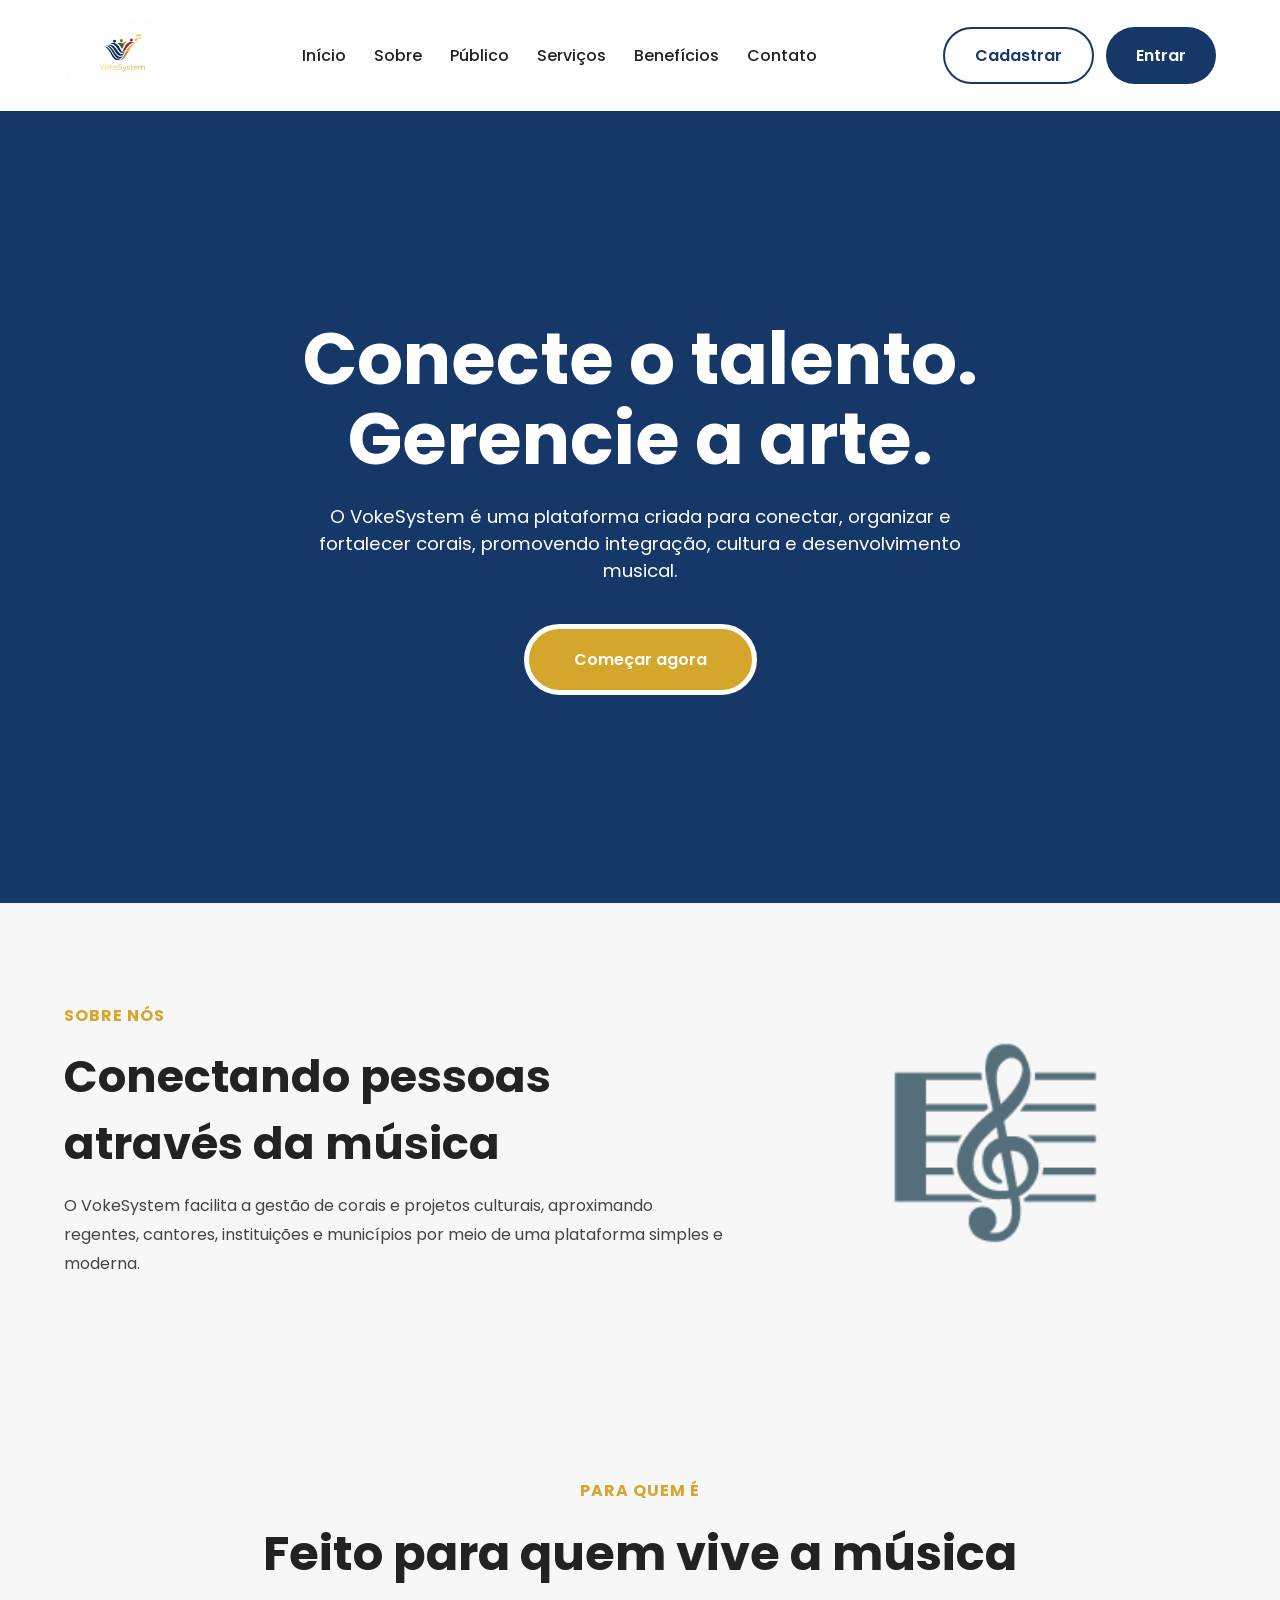
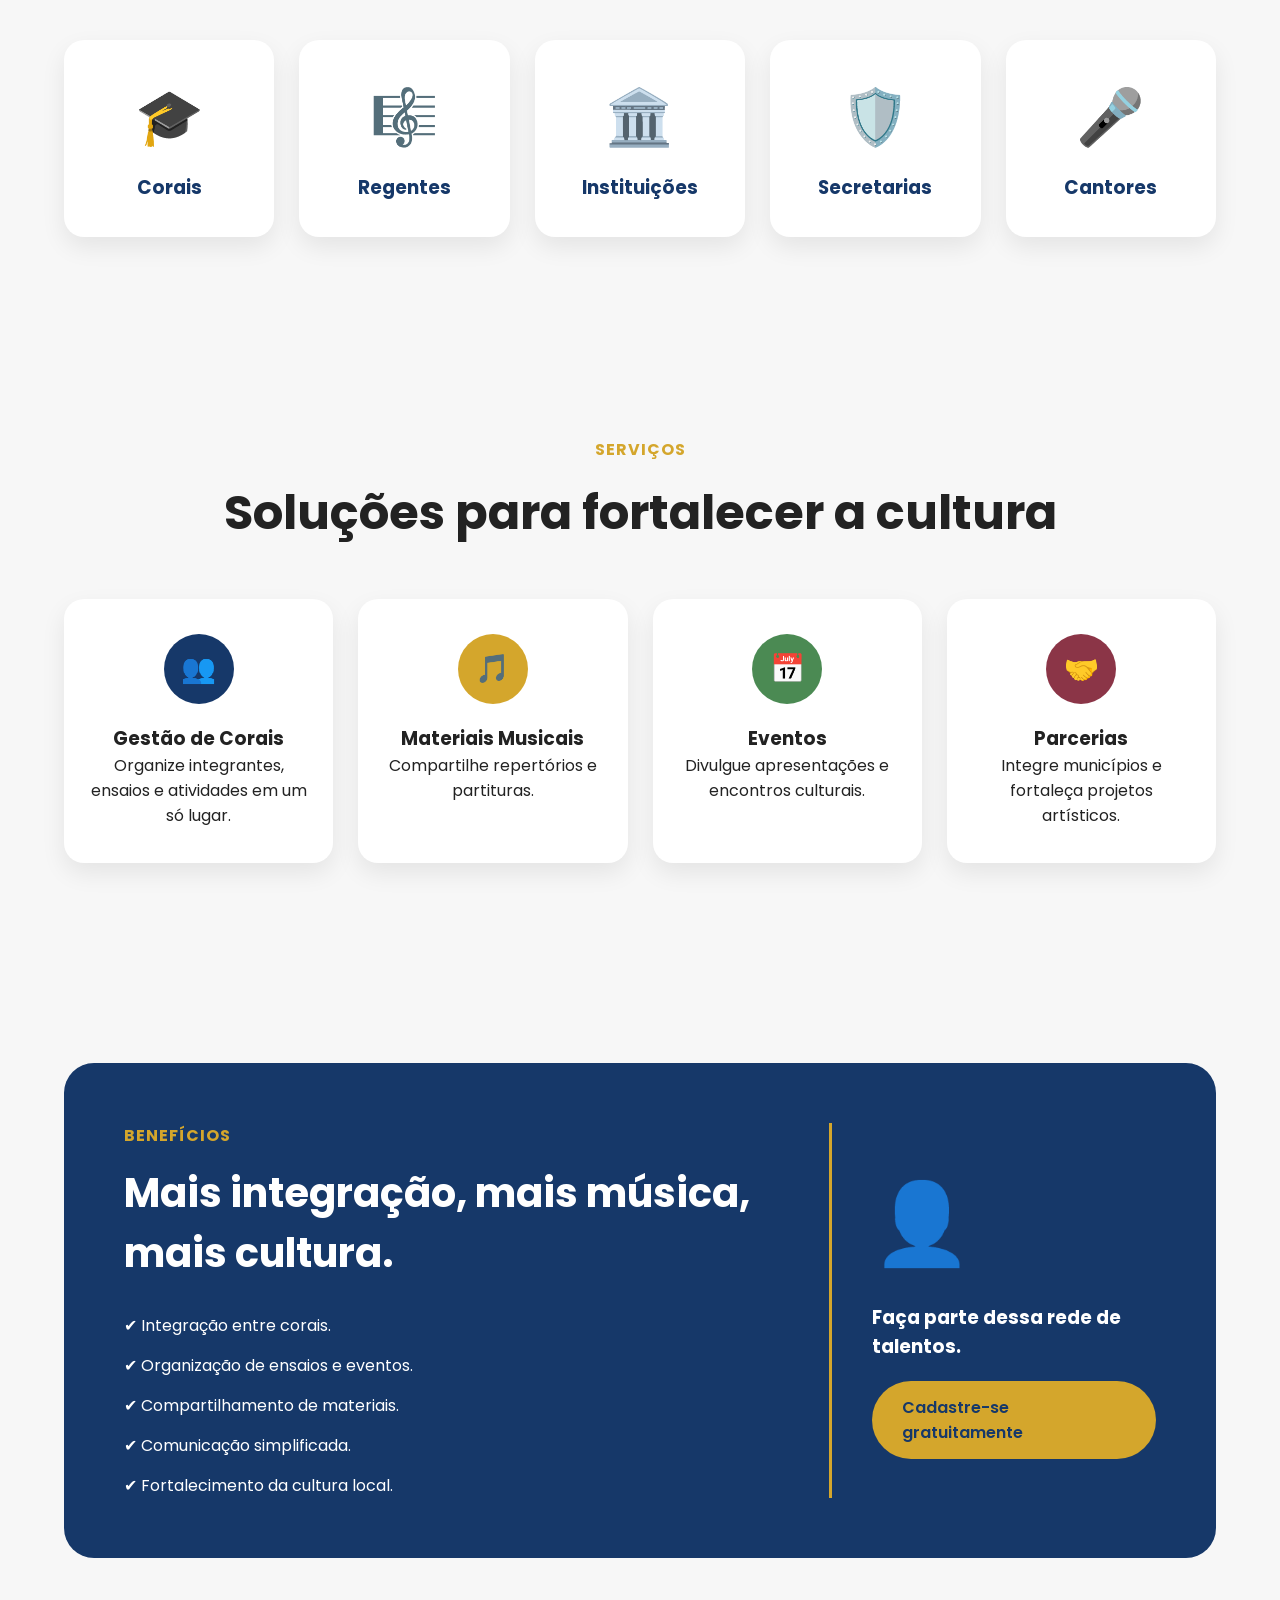
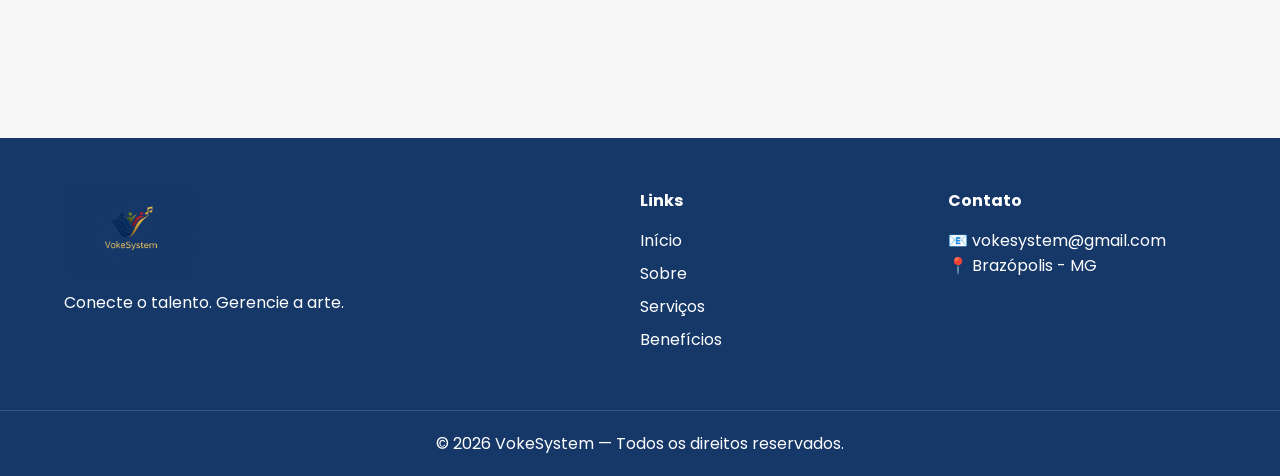
<file: index.html>
<!DOCTYPE html>
<html lang="pt-BR">
<head>
    <meta charset="UTF-8">
    <meta name="viewport" content="width=device-width, initial-scale=1.0">
    <title>VokeSystem</title>

    <link rel="preconnect" href="https://fonts.googleapis.com">
    <link rel="preconnect" href="https://fonts.gstatic.com" crossorigin>
    <link href="https://fonts.googleapis.com/css2?family=Poppins:wght@300;400;500;600;700;800&display=swap" rel="stylesheet">

    <link rel="stylesheet" href="style.css">
</head>
<body>

    <button id="topButton" onclick="voltarAoTopo()">↑</button>

    <header id="header">
        <div class="container nav-container">

            <a href="index.html">
                <img src="logo.png" alt="VokeSystem" class="logo">
            </a>

            <nav>
                <a href="#inicio">Início</a>
                <a href="#sobre">Sobre</a>
                <a href="#publico">Público</a>
                <a href="#servicos">Serviços</a>
                <a href="#beneficios">Benefícios</a>
                <a href="#contato">Contato</a>
            </nav>

            <div class="header-buttons">
                <a href="cadastro.html" class="btn btn-outline">Cadastrar</a>
                <a href="login.html" class="btn btn-fill">Entrar</a>
            </div>

        </div>
    </header>

    <main>

        <!-- HERO -->
        <section id="inicio" class="hero">
            <div class="container hero-content reveal">
                <h1>Conecte o talento.<br>Gerencie a arte.</h1>

                <p>
                    O VokeSystem é uma plataforma criada para conectar,
                    organizar e fortalecer corais, promovendo integração, cultura e desenvolvimento musical.
                </p>

                <a href="cadastro.html" class="btn hero-btn">
                    Começar agora
                </a>
            </div>
        </section>

        <!-- SOBRE -->
        <section id="sobre" class="section reveal">
            <div class="container about">

                <div class="text">
                    <span class="section-tag">SOBRE NÓS</span>

                    <h2>Conectando pessoas através da música</h2>

                    <p>
                        O VokeSystem facilita a gestão de corais e projetos culturais,
                        aproximando regentes, cantores, instituições e municípios
                        por meio de uma plataforma simples e moderna.
                    </p>
                </div>

                <div class="illustration">
                    🎼
                </div>

            </div>
        </section>

        <!-- PÚBLICO -->
        <section id="publico" class="section center reveal">
            <div class="container">

                <span class="section-tag">PARA QUEM É</span>

                <h2 class="section-title">
                    Feito para quem vive a música
                </h2>

                <div class="grid cards-5">

                    <article class="card">
                        <span>🎓</span>
                        <h3>Corais</h3>
                    </article>

                    <article class="card">
                        <span>🎼</span>
                        <h3>Regentes</h3>
                    </article>

                    <article class="card">
                        <span>🏛️</span>
                        <h3>Instituições</h3>
                    </article>

                    <article class="card">
                        <span>🛡️</span>
                        <h3>Secretarias</h3>
                    </article>

                    <article class="card">
                        <span>🎤</span>
                        <h3>Cantores</h3>
                    </article>

                </div>

            </div>
        </section>

        <!-- SERVIÇOS -->
        <section id="servicos" class="section center reveal">

            <div class="container">

                <span class="section-tag">SERVIÇOS</span>

                <h2 class="section-title">
                    Soluções para fortalecer a cultura
                </h2>

                <div class="grid services">

                    <article class="service-card">
                        <div class="icon azul">👥</div>
                        <h3>Gestão de Corais</h3>
                        <p>Organize integrantes, ensaios e atividades em um só lugar.</p>
                    </article>

                    <article class="service-card">
                        <div class="icon dourado">🎵</div>
                        <h3>Materiais Musicais</h3>
                        <p>Compartilhe repertórios e partituras.</p>
                    </article>

                    <article class="service-card">
                        <div class="icon verde">📅</div>
                        <h3>Eventos</h3>
                        <p>Divulgue apresentações e encontros culturais.</p>
                    </article>

                    <article class="service-card">
                        <div class="icon vinho">🤝</div>
                        <h3>Parcerias</h3>
                        <p>Integre municípios e fortaleça projetos artísticos.</p>
                    </article>

                </div>

            </div>

        </section>

        <!-- BENEFÍCIOS -->
        <section id="beneficios" class="section reveal">
            <div class="container benefits">

                <div class="benefits-text">

                    <span class="section-tag">BENEFÍCIOS</span>

                    <h2>Mais integração, mais música, mais cultura.</h2>

                    <ul>
                        <li>✔ Integração entre corais.</li>
                        <li>✔ Organização de ensaios e eventos.</li>
                        <li>✔ Compartilhamento de materiais.</li>
                        <li>✔ Comunicação simplificada.</li>
                        <li>✔ Fortalecimento da cultura local.</li>
                    </ul>

                </div>

                <div class="benefits-box">
                    <div class="user-icon">👤</div>

                    <h3>Faça parte dessa rede de talentos.</h3>

                    <a href="cadastro.html" class="btn benefit-btn">
                        Cadastre-se gratuitamente
                    </a>
                </div>

            </div>
        </section>

    </main>

    <footer id="contato">

        <div class="container footer-content">

            <div>
                <img src="logo.png" alt="Logo" class="footer-logo">
                <p>Conecte o talento. Gerencie a arte.</p>
            </div>

            <div>
                <h4>Links</h4>
                <a href="#inicio">Início</a>
                <a href="#sobre">Sobre</a>
                <a href="#servicos">Serviços</a>
                <a href="#beneficios">Benefícios</a>
            </div>

            <div>
                <h4>Contato</h4>
                <p>📧 vokesystem@gmail.com</p>
                <p>📍 Brazópolis - MG</p>
            </div>

        </div>

        <div class="copyright">
            © 2026 VokeSystem — Todos os direitos reservados.
        </div>

    </footer>

    <script>
        const reveals = document.querySelectorAll(".reveal");

        const observer = new IntersectionObserver((entries)=>{
            entries.forEach(entry=>{
                if(entry.isIntersecting){
                    entry.target.classList.add("active");
                }
            });
        },{threshold:0.15});

        reveals.forEach(item=>observer.observe(item));

        const header = document.getElementById("header");
        const topButton = document.getElementById("topButton");

        window.addEventListener("scroll",()=>{

            if(window.scrollY > 50){
                header.classList.add("scrolled");
            }else{
                header.classList.remove("scrolled");
            }

            if(window.scrollY > 400){
                topButton.classList.add("show");
            }else{
                topButton.classList.remove("show");
            }

        });

        function voltarAoTopo(){
            window.scrollTo({
                top:0,
                behavior:"smooth"
            });
        }
    </script>

</body>
</html>
</file>
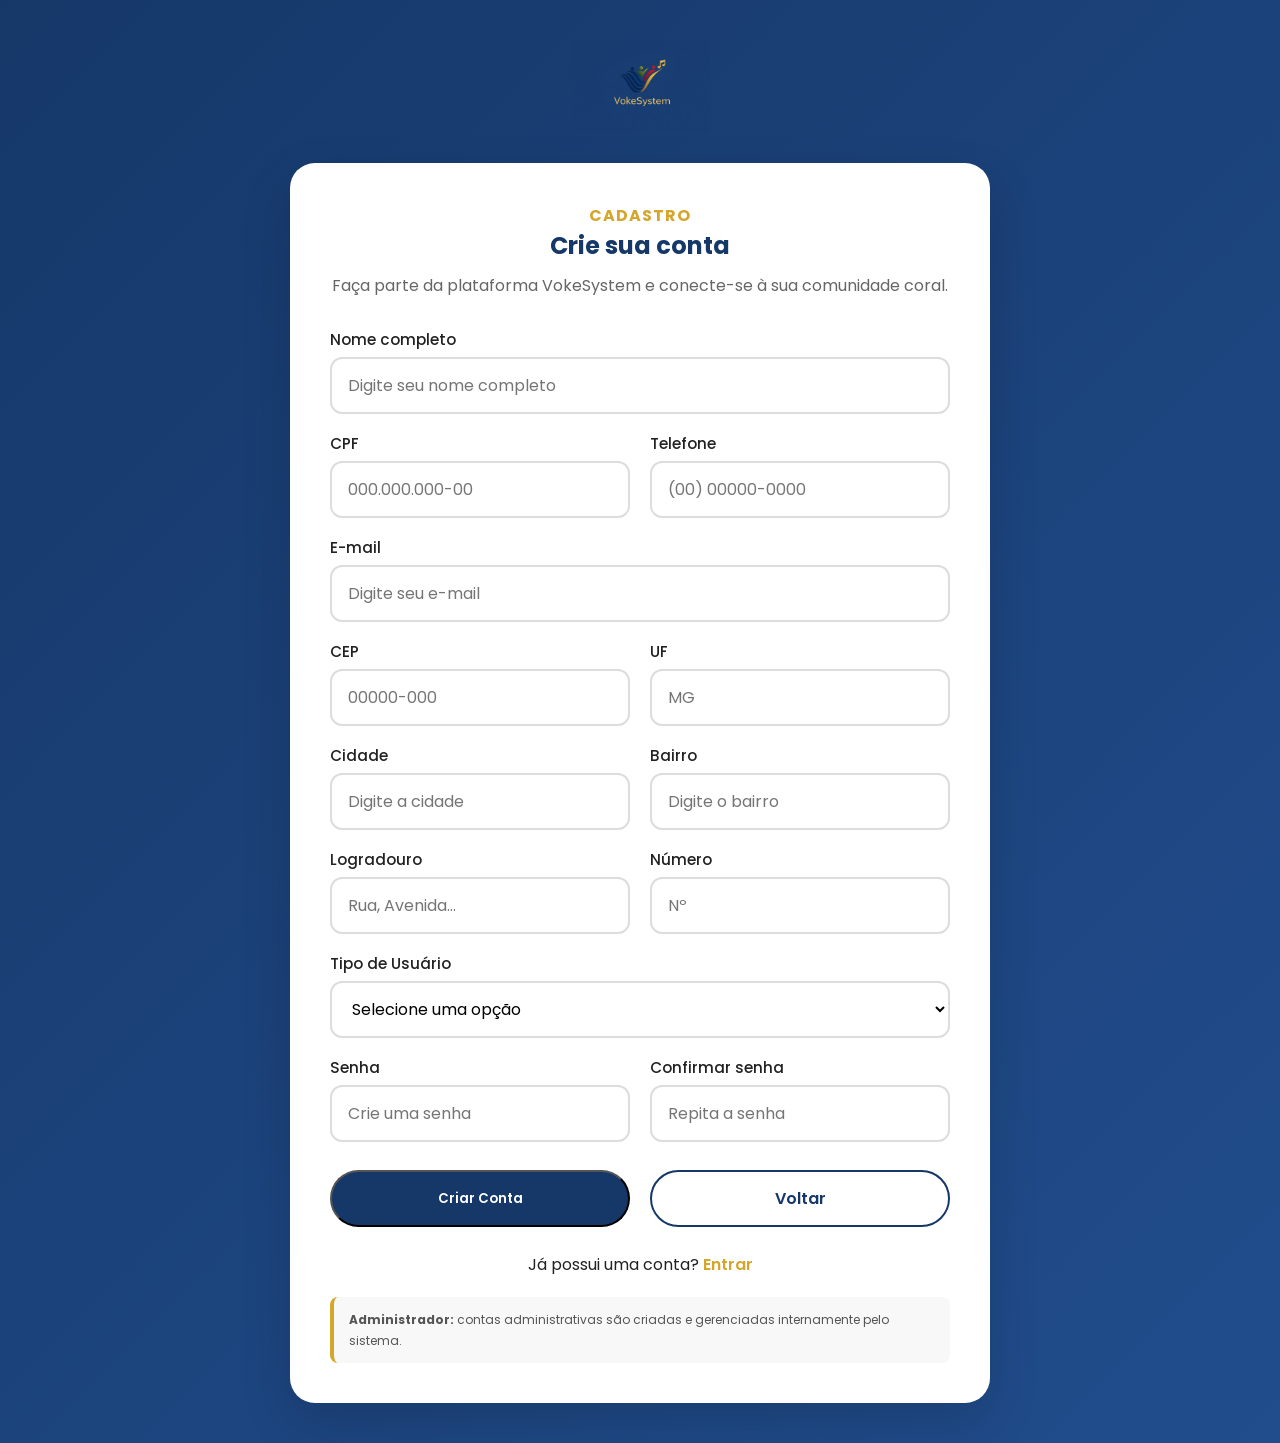
<file: cadastro.html>
<!DOCTYPE html>
<html lang="pt-BR">
<head>
    <meta charset="UTF-8">
    <meta name="viewport" content="width=device-width, initial-scale=1.0">
    <title>Cadastro - VokeSystem</title>

    <link rel="preconnect" href="https://fonts.googleapis.com">
    <link rel="preconnect" href="https://fonts.gstatic.com" crossorigin>

    <link href="https://fonts.googleapis.com/css2?family=Poppins:wght@300;400;500;600;700;800&display=swap" rel="stylesheet">

    <link rel="stylesheet" href="style.css">
</head>

<body class="auth-body">

    <a href="index.html" class="auth-logo">
        <img src="logo.png" alt="Logo VokeSystem">
    </a>

    <main class="auth-container">

        <section class="auth-card reveal">

            <span class="section-tag">CADASTRO</span>

            <h1>Crie sua conta</h1>

            <p>
                Faça parte da plataforma VokeSystem e conecte-se à sua comunidade coral.
            </p>

            <form action="#" method="post" class="auth-form">

                <div class="input-group">
                    <label for="nome">Nome completo</label>
                    <input
                        type="text"
                        id="nome"
                        name="nome"
                        placeholder="Digite seu nome completo"
                        required>
                </div>

                <div class="duas-colunas">

                    <div class="input-group">
                        <label for="cpf">CPF</label>
                        <input
                            type="text"
                            id="cpf"
                            name="cpf"
                            placeholder="000.000.000-00"
                            required>
                    </div>

                    <div class="input-group">
                        <label for="telefone">Telefone</label>
                        <input
                            type="tel"
                            id="telefone"
                            name="telefone"
                            placeholder="(00) 00000-0000"
                            required>
                    </div>

                </div>

                <div class="input-group">
                    <label for="email">E-mail</label>
                    <input
                        type="email"
                        id="email"
                        name="email"
                        placeholder="Digite seu e-mail"
                        required>
                </div>

                <div class="duas-colunas">

                    <div class="input-group">
                        <label for="cep">CEP</label>
                        <input
                            type="text"
                            id="cep"
                            name="cep"
                            placeholder="00000-000"
                            required>
                    </div>

                    <div class="input-group">
                        <label for="uf">UF</label>
                        <input
                            type="text"
                            id="uf"
                            name="uf"
                            placeholder="MG"
                            maxlength="2"
                            required>
                    </div>

                </div>

                <div class="duas-colunas">

                    <div class="input-group">
                        <label for="cidade">Cidade</label>
                        <input
                            type="text"
                            id="cidade"
                            name="cidade"
                            placeholder="Digite a cidade"
                            required>
                    </div>

                    <div class="input-group">
                        <label for="bairro">Bairro</label>
                        <input
                            type="text"
                            id="bairro"
                            name="bairro"
                            placeholder="Digite o bairro"
                            required>
                    </div>

                </div>

                <div class="duas-colunas">

                    <div class="input-group">
                        <label for="logradouro">Logradouro</label>
                        <input
                            type="text"
                            id="logradouro"
                            name="logradouro"
                            placeholder="Rua, Avenida..."
                            required>
                    </div>

                    <div class="input-group">
                        <label for="numero">Número</label>
                        <input
                            type="text"
                            id="numero"
                            name="numero"
                            placeholder="Nº"
                            required>
                    </div>

                </div>

                <div class="input-group">
                    <label for="tipoUsuario">Tipo de Usuário</label>

                    <select
                        id="tipoUsuario"
                        name="tipoUsuario"
                        required>

                        <option value="" selected disabled>
                            Selecione uma opção
                        </option>

                        <option value="regente">
                            Regente de Coral
                        </option>

                        <option value="professor">
                            Professor de Canto
                        </option>

                        <option value="coralista">
                            Coralista
                        </option>

                    </select>

                </div>

                <div class="duas-colunas">

                    <div class="input-group">
                        <label for="senha">Senha</label>
                        <input
                            type="password"
                            id="senha"
                            name="senha"
                            placeholder="Crie uma senha"
                            required>
                    </div>

                    <div class="input-group">
                        <label for="confirmarSenha">
                            Confirmar senha
                        </label>
                        <input
                            type="password"
                            id="confirmarSenha"
                            name="confirmarSenha"
                            placeholder="Repita a senha"
                            required>
                    </div>

                </div>

                <div class="duas-colunas">

                <button type="submit" class="btn btn-fill auth-btn">
                    Criar Conta
                </button>
                
                <a href="index.html" class="btn btn-outline auth-btn">
                    Voltar
                </a>

</div>

            </form>

            <div class="auth-footer">

                <p>
                    Já possui uma conta?
                    <a href="login.html">Entrar</a>
                </p>

            </div>

            <div class="auth-info">
                <small>
                    <strong>Administrador:</strong> contas administrativas
                    são criadas e gerenciadas internamente pelo sistema.
                </small>
            </div>

        </section>

    </main>

    <script>

        const card = document.querySelector(".reveal");

        const observer = new IntersectionObserver((entries)=>{
            entries.forEach(entry=>{
                if(entry.isIntersecting){
                    entry.target.classList.add("active");
                }
            });
        },{threshold:0.15});

        observer.observe(card);

    </script>

</body>
</html>
</file>
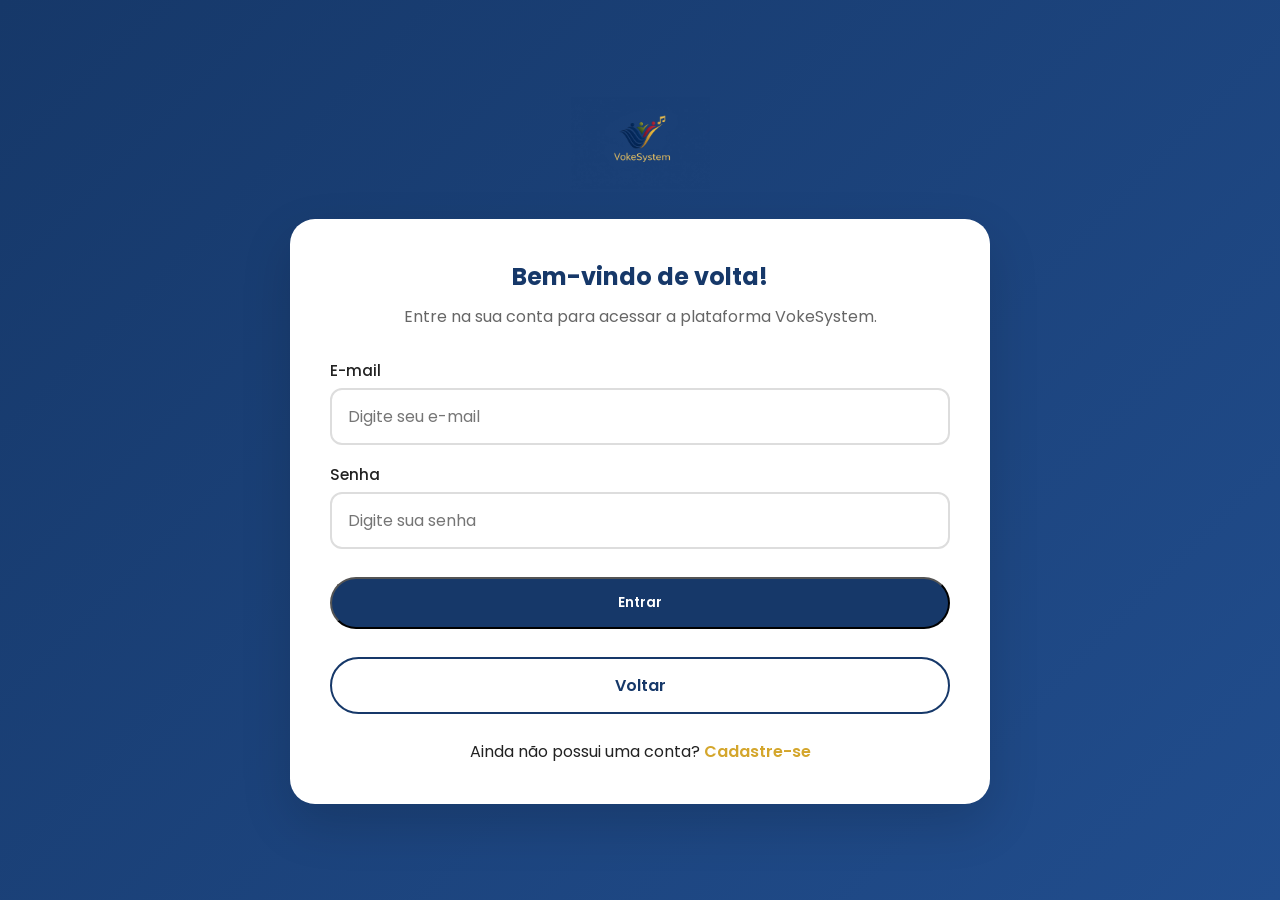
<file: login.html>
<!DOCTYPE html>
<html lang="pt-BR">
<head>
    <meta charset="UTF-8">
    <meta name="viewport" content="width=device-width, initial-scale=1.0">
    <title>Entrar - VokeSystem</title>

    <link rel="preconnect" href="https://fonts.googleapis.com">
    <link rel="preconnect" href="https://fonts.gstatic.com" crossorigin>
    <link href="https://fonts.googleapis.com/css2?family=Poppins:wght@300;400;500;600;700&display=swap" rel="stylesheet">

    <link rel="stylesheet" href="style.css">
</head>
<body class="auth-body">

    <a href="index.html" class="auth-logo">
        <img src="logo.png" alt="VokeSystem">
    </a>

    <main class="auth-container">

        <section class="auth-card reveal">

            <h1>Bem-vindo de volta!</h1>

            <p>
                Entre na sua conta para acessar a plataforma VokeSystem.
            </p>

            <form action="#" method="post" class="auth-form">

                <div class="input-group">
                    <label for="email">E-mail</label>
                    <input
                        type="email"
                        id="email"
                        name="email"
                        placeholder="Digite seu e-mail"
                        required>
                </div>

                <div class="input-group">
                    <label for="senha">Senha</label>
                    <input
                        type="password"
                        id="senha"
                        name="senha"
                        placeholder="Digite sua senha"
                        required>
                </div>

                <button type="submit" class="btn btn-fill auth-btn">
                    Entrar
                </button>

                <a href="index.html" class="btn btn-outline auth-btn">
                    Voltar
                </a>

            </form>

            <div class="auth-footer">
                <p>
                    Ainda não possui uma conta?
                    <a href="cadastro.html">Cadastre-se</a>
                </p>
            </div>

        </section>

    </main>

    <script>
        const card = document.querySelector(".reveal");

        const observer = new IntersectionObserver((entries)=>{
            entries.forEach(entry=>{
                if(entry.isIntersecting){
                    entry.target.classList.add("active");
                }
            });
        });

        observer.observe(card);
    </script>

</body>
</html>
</file>
<file: style.css>
:root{
    --azul:#163869;
    --dourado:#d4a62c;
    --verde:#4b8a53;
    --vinho:#8b3547;
    --bg:#f7f7f7;
    --texto:#222;
    --branco:#fff;
    --sombra:0 10px 25px rgba(0,0,0,.08);
    --radius:20px;
}

*{
    margin:0;
    padding:0;
    box-sizing:border-box;
    font-family:"Poppins",sans-serif;
}

html{
    scroll-behavior:smooth;
}

body{
    background:var(--bg);
    color:var(--texto);
    overflow-x:hidden;
}

a{
    text-decoration:none;
    color:inherit;
}

img{
    max-width:100%;
    display:block;
}

.container{
    width:min(1200px,90%);
    margin:auto;
}

/* ---------- BOTÕES ---------- */

.btn{
    display:inline-flex;
    align-items:center;
    justify-content:center;
    padding:14px 30px;
    border-radius:50px;
    font-weight:600;
    transition:.3s;
    cursor:pointer;
}

.btn:hover{
    transform:translateY(-3px);
}

.btn-outline{
    border:2px solid var(--azul);
    color:var(--azul);
    background:#fff;
}

.btn-outline:hover{
    background:var(--azul);
    color:#fff;
}

.btn-fill,
.hero-btn,
.benefit-btn{
    background:var(--azul);
    color:#fff;
}

.hero-btn{
    background:var(--dourado);
    border:5px solid #fff;
    padding:18px 45px;
}

/* ---------- HEADER ---------- */

header{
    position:sticky;
    top:0;
    z-index:1000;
    background:#fff;
    transition:.3s;
}

header.scrolled{
    box-shadow:var(--sombra);
}

.nav-container{
    display:flex;
    justify-content:space-between;
    align-items:center;
    padding:18px 0;
    gap:20px;
}

.logo{
    height:75px;
    animation:float 4s ease-in-out infinite;
}

nav{
    display:flex;
    gap:28px;
}

nav a{
    position:relative;
    font-weight:500;
}

nav a::after{
    content:"";
    position:absolute;
    left:0;
    bottom:-5px;
    width:0;
    height:2px;
    background:var(--dourado);
    transition:.3s;
}

nav a:hover::after{
    width:100%;
}

.header-buttons{
    display:flex;
    gap:12px;
}

/* ---------- HERO ---------- */

.hero{
    min-height:88vh;
    display:flex;
    align-items:center;
    justify-content:center;
    text-align:center;
    background:var(--azul);
    color:#fff;
    padding:40px 0;
}

.hero-content{
    max-width:850px;
}

.hero h1{
    font-size:clamp(2.5rem,6vw,4.5rem);
    line-height:1.1;
}

.hero p{
    margin:25px auto 40px;
    font-size:1.15rem;
    max-width:700px;
}

/* ---------- SEÇÕES ---------- */

.section{
    padding:100px 0;
}

.center{
    text-align:center;
}

.section-tag{
    color:var(--dourado);
    font-weight:700;
    letter-spacing:1px;
}

.section-title{
    font-size:clamp(2rem,5vw,3rem);
    margin:15px 0 50px;
}

/* ---------- SOBRE ---------- */

.about{
    display:grid;
    grid-template-columns:1.5fr 1fr;
    gap:50px;
    align-items:center;
}

.about h2{
    font-size:2.8rem;
    margin:15px 0;
}

.about p{
    line-height:1.8;
    color:#444;
}

.illustration{
    font-size:180px;
    text-align:center;
    color:var(--dourado);
}

/* ---------- GRIDS ---------- */

.grid{
    display:grid;
    gap:25px;
}

.cards-5{
    grid-template-columns:repeat(auto-fit,minmax(170px,1fr));
}

.services{
    grid-template-columns:repeat(auto-fit,minmax(240px,1fr));
}

/* ---------- CARDS ---------- */

.card,
.service-card{
    background:#fff;
    border-radius:var(--radius);
    padding:35px 25px;
    box-shadow:var(--sombra);
    transition:.35s;
}

.card:hover,
.service-card:hover{
    transform:translateY(-8px);
}

.card span{
    font-size:55px;
}

.card h3{
    margin-top:15px;
    color:var(--azul);
}

.icon{
    width:70px;
    height:70px;
    margin:0 auto 20px;
    border-radius:50%;
    display:flex;
    align-items:center;
    justify-content:center;
    color:#fff;
    font-size:28px;
}

.azul{background:var(--azul);}
.dourado{background:var(--dourado);}
.verde{background:var(--verde);}
.vinho{background:var(--vinho);}

/* ---------- BENEFÍCIOS ---------- */

.benefits{
    background:var(--azul);
    color:#fff;
    border-radius:30px;
    padding:60px;
    display:grid;
    grid-template-columns:2fr 1fr;
    gap:50px;
}

.benefits h2{
    margin:15px 0 30px;
    font-size:2.5rem;
}

.benefits ul{
    list-style:none;
    display:grid;
    gap:15px;
}

.benefits-box{
    border-left:3px solid var(--dourado);
    padding-left:40px;
    display:flex;
    flex-direction:column;
    justify-content:center;
    gap:20px;
}

.user-icon{
    font-size:80px;
}

.benefit-btn{
    background:var(--dourado);
    color:var(--azul);
}

/* ---------- FOOTER ---------- */

footer{
    background:var(--azul);
    color:#fff;
    margin-top:80px;
}

.footer-content{
    display:grid;
    grid-template-columns:2fr 1fr 1fr;
    gap:40px;
    padding:50px 0;
}

.footer-logo{
    width:130px;
    margin-bottom:15px;
}

footer h4{
    margin-bottom:15px;
}

footer a{
    display:block;
    margin-bottom:8px;
}

footer a:hover{
    color:var(--dourado);
}

.copyright{
    text-align:center;
    padding:20px;
    border-top:1px solid rgba(255,255,255,.15);
}

/* ---------- BOTÃO TOPO ---------- */

#topButton{
    position:fixed;
    right:25px;
    bottom:25px;
    width:50px;
    height:50px;
    border:none;
    border-radius:50%;
    background:var(--dourado);
    color:#fff;
    font-size:22px;
    cursor:pointer;
    opacity:0;
    visibility:hidden;
    transition:.3s;
    box-shadow:var(--sombra);
    z-index:999;
}

#topButton.show{
    opacity:1;
    visibility:visible;
}

#topButton:hover{
    transform:translateY(-4px);
}

/* ---------- ANIMAÇÕES ---------- */

.reveal{
    opacity:0;
    transform:translateY(60px);
    transition:.8s ease;
}

.reveal.active{
    opacity:1;
    transform:none;
}

@keyframes float{
    0%,100%{transform:translateY(0);}
    50%{transform:translateY(-8px);}
}

/* ---------- RESPONSIVO ---------- */

@media(max-width:900px){

    .nav-container,
    .about,
    .benefits,
    .footer-content{
        grid-template-columns:1fr;
        flex-direction:column;
        text-align:center;
    }

    .nav-container{
        display:flex;
    }

    nav{
        flex-wrap:wrap;
        justify-content:center;
    }

    .header-buttons{
        justify-content:center;
        flex-wrap:wrap;
    }

    .benefits-box{
        border:none;
        padding:0;
    }

    .illustration{
        font-size:120px;
    }
}
/* ======== PÁGINAS DE AUTENTICAÇÃO ======== */

.auth-body{
    min-height:100vh;
    background:linear-gradient(135deg,var(--azul),#214d8d);
    display:flex;
    flex-direction:column;
    align-items:center;
    justify-content:center;
    padding:40px 20px;
}

.auth-logo img{
    width:140px;
    margin-bottom:30px;
    animation:float 4s ease-in-out infinite;
}

.auth-container{
    width:100%;
    display:flex;
    justify-content:center;
    align-items:center;
}

.auth-card{
    width:min(700px, 100%);
    background:#fff;
    padding:40px;
    border-radius:25px;
    box-shadow:0 20px 50px rgba(0,0,0,.15);
    text-align:center;
}

.auth-card h1{
    color:var(--azul);
    margin-bottom:10px;
}

.auth-card > p{
    color:#666;
    margin-bottom:30px;
}

.auth-form{
    display:flex;
    flex-direction:column;
    gap:18px;
}

.input-group{
    display:flex;
    flex-direction:column;
    text-align:left;
}

.input-group label{
    margin-bottom:6px;
    font-size:.95rem;
    font-weight:500;
}

.input-group input{
    padding:14px 16px;
    border:2px solid #ddd;
    border-radius:12px;
    outline:none;
    transition:.3s;
    font-size:1rem;
}

.input-group input:focus{
    border-color:var(--dourado);
}

.auth-btn{
    width:100%;
    margin-top:10px;
}

.auth-footer{
    margin-top:25px;
}

.auth-footer a{
    color:var(--dourado);
    font-weight:600;
}

.auth-footer a:hover{
    text-decoration:underline;
}

.auth-card{
    animation:fadeUp .8s ease;
}

@keyframes fadeUp{
    from{
        opacity:0;
        transform:translateY(30px);
    }
    to{
        opacity:1;
        transform:translateY(0);
    }
}

@media(max-width:500px){

    .auth-card{
        padding:30px 25px;
    }

    .auth-card h1{
        font-size:1.8rem;
    }

}
/* ======== CADASTRO ======== */

.duas-colunas{
    display:grid;
    grid-template-columns:repeat(2, minmax(0,1fr));
    gap:20px;
    width:100%;
}

.input-group select{
    padding:14px 16px;
    border:2px solid #ddd;
    border-radius:12px;
    outline:none;
    background:#fff;
    font-size:1rem;
    transition:.3s;
    cursor:pointer;
}

.input-group select:focus{
    border-color:var(--dourado);
}

.auth-info{
    margin-top:20px;
    padding:12px 15px;
    background:#f8f8f8;
    border-left:4px solid var(--dourado);
    border-radius:8px;
    color:#555;
    font-size:.9rem;
    text-align:left;
}

@media(max-width:700px){

    .duas-colunas{
        grid-template-columns:1fr;
    }

}
</file>
